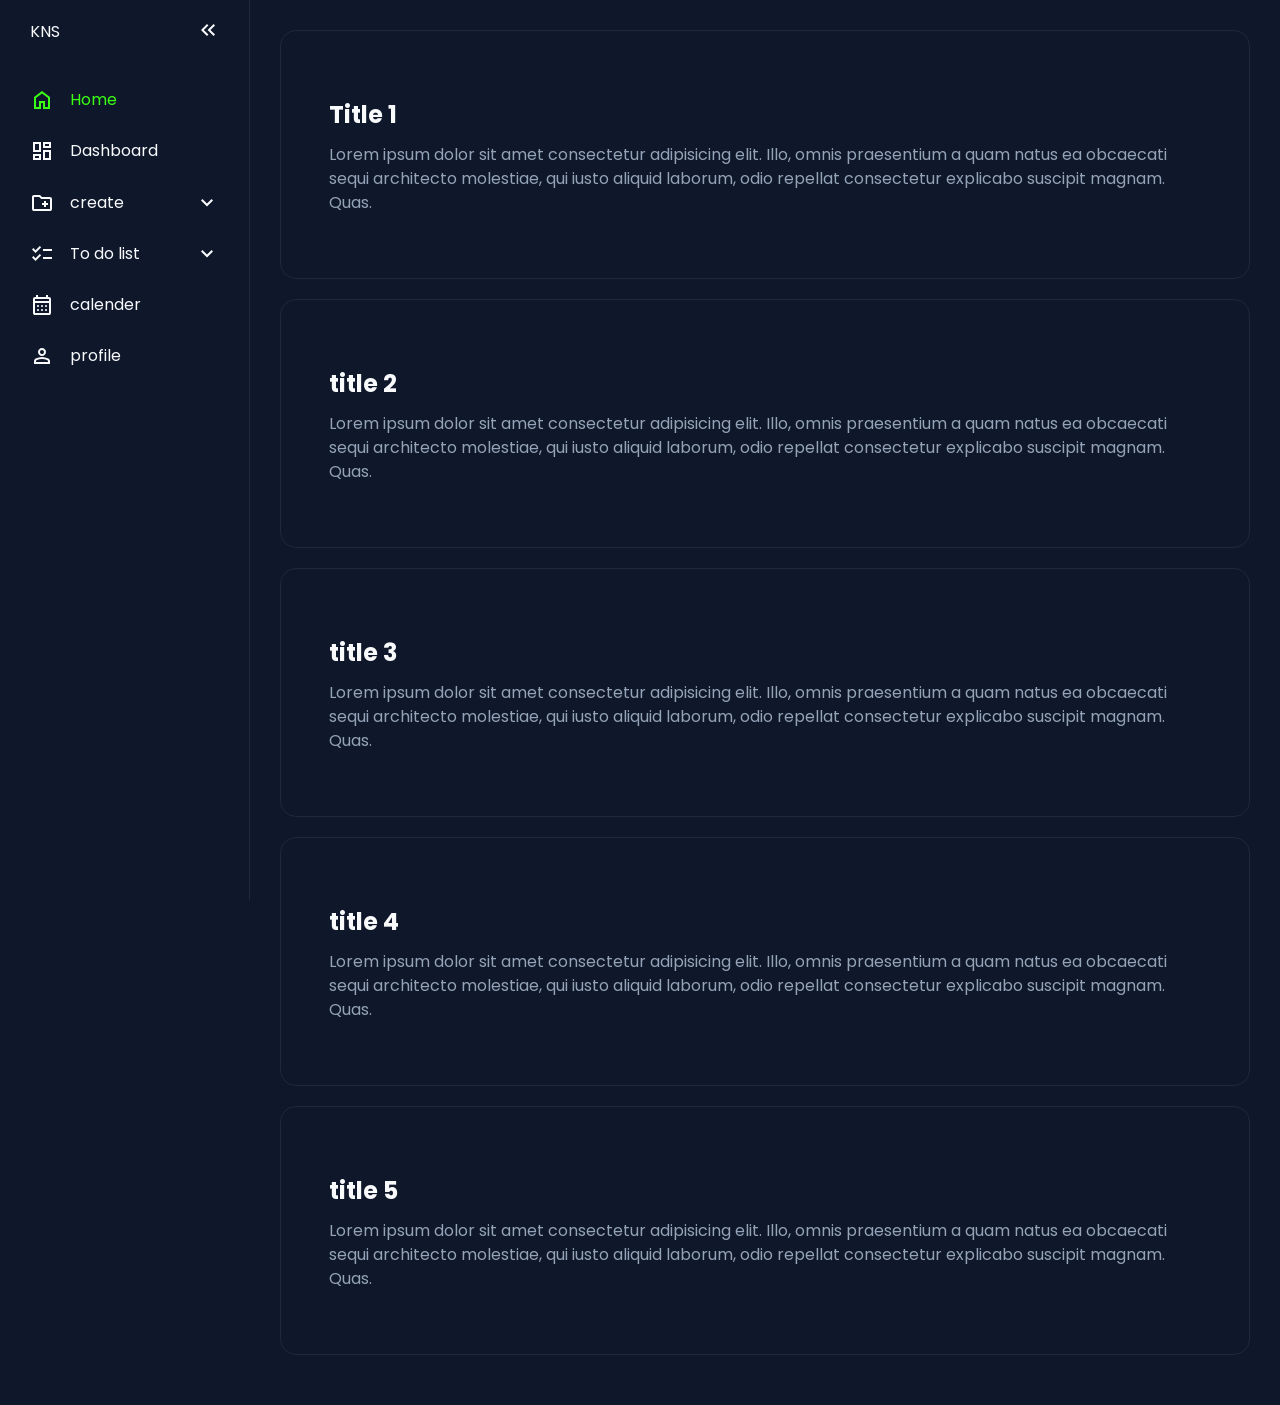
<file: index.html>
<!DOCTYPE html>
<html lang="en">
<head>
    <meta charset="UTF-8">
    <meta name="viewport" content="width=device-width, initial-scale=1.0">
    <title>Home</title>
    <link rel="stylesheet" href="style.css">
    <script type="text/javascript" src="script.js" defer></script>
</head>
<body>
    <nav id="sidebar">
        <ul>
            <li>
                <span class="logo">KNS</span>
                <button onclick="toggleSidebar()" id="toggle-btn" class="">
                    <svg xmlns="http://www.w3.org/2000/svg" height="24px" viewBox="0 -960 960 960" width="24px" fill="#e3e3e3"><path d="M440-240 200-480l240-240 56 56-183 184 183 184-56 56Zm264 0L464-480l240-240 56 56-183 184 183 184-56 56Z"/></svg>
                </button>
            </li>
            <li class="active">
                <a href="">
                    <svg xmlns="http://www.w3.org/2000/svg" height="24px" viewBox="0 -960 960 960" width="24px" fill="#e3e3e3"><path d="M240-200h120v-240h240v240h120v-360L480-740 240-560v360Zm-80 80v-480l320-240 320 240v480H520v-240h-80v240H160Zm320-350Z"/></svg>
                    <Span>Home</Span>
                </a>
            </li>
            <li >
                <a href="">
                    <svg xmlns="http://www.w3.org/2000/svg" height="24px" viewBox="0 -960 960 960" width="24px" fill="#e3e3e3"><path d="M520-600v-240h320v240H520ZM120-440v-400h320v400H120Zm400 320v-400h320v400H520Zm-400 0v-240h320v240H120Zm80-400h160v-240H200v240Zm400 320h160v-240H600v240Zm0-480h160v-80H600v80ZM200-200h160v-80H200v80Zm160-320Zm240-160Zm0 240ZM360-280Z"/></svg>
                    <span>Dashboard</span> 
                </a>
            </li>
            <li>
                <button onclick="toggleSubMenu(this)" class="dropdown-btn">
                    <svg xmlns="http://www.w3.org/2000/svg" height="24px" viewBox="0 -960 960 960" width="24px" fill="#e3e3e3"><path d="M560-320h80v-80h80v-80h-80v-80h-80v80h-80v80h80v80ZM160-160q-33 0-56.5-23.5T80-240v-480q0-33 23.5-56.5T160-800h240l80 80h320q33 0 56.5 23.5T880-640v400q0 33-23.5 56.5T800-160H160Zm0-80h640v-400H447l-80-80H160v480Zm0 0v-480 480Z"/></svg>
                    <span>create</span>
                    <svg xmlns="http://www.w3.org/2000/svg" height="24px" viewBox="0 -960 960 960" width="24px" fill="#e3e3e3"><path d="M480-344 240-584l56-56 184 184 184-184 56 56-240 240Z"/></svg>
                </button>
                <ul class="sub-menu">
                    <div>
                        <li><a href="#">folder</a></li>
                        <li><a href="#">documents</a></li>
                        <li><a href="#">Projects</a></li>
                    </div>
                </ul>
            </li>
            <li>
                <button onclick="toggleSubMenu(this)" class="dropdown-btn">
                    <svg xmlns="http://www.w3.org/2000/svg" height="24px" viewBox="0 -960 960 960" width="24px" fill="#e3e3e3"><path d="M222-200 80-342l56-56 85 85 170-170 56 57-225 226Zm0-320L80-662l56-56 85 85 170-170 56 57-225 226Zm298 240v-80h360v80H520Zm0-320v-80h360v80H520Z"/></svg>
                    <span>To do list</span>
                    <svg xmlns="http://www.w3.org/2000/svg" height="24px" viewBox="0 -960 960 960" width="24px" fill="#e3e3e3"><path d="M480-344 240-584l56-56 184 184 184-184 56 56-240 240Z"/></svg>
                </button>
                <ul class="sub-menu">
                    <div>
                        <li><a href="#">work</a></li>
                        <li><a href="#">private</a></li>
                        <li><a href="#">Coding</a></li>
                        <li><a href="#">Investments</a></li>
                        <li><a href="#">Skills</a></li>
                    </div>
                </ul>
            </li>
            <li >
                <a href="">
                    <svg xmlns="http://www.w3.org/2000/svg" height="24px" viewBox="0 -960 960 960" width="24px" fill="#e3e3e3"><path d="M200-80q-33 0-56.5-23.5T120-160v-560q0-33 23.5-56.5T200-800h40v-80h80v80h320v-80h80v80h40q33 0 56.5 23.5T840-720v560q0 33-23.5 56.5T760-80H200Zm0-80h560v-400H200v400Zm0-480h560v-80H200v80Zm0 0v-80 80Zm280 240q-17 0-28.5-11.5T440-440q0-17 11.5-28.5T480-480q17 0 28.5 11.5T520-440q0 17-11.5 28.5T480-400Zm-160 0q-17 0-28.5-11.5T280-440q0-17 11.5-28.5T320-480q17 0 28.5 11.5T360-440q0 17-11.5 28.5T320-400Zm320 0q-17 0-28.5-11.5T600-440q0-17 11.5-28.5T640-480q17 0 28.5 11.5T680-440q0 17-11.5 28.5T640-400ZM480-240q-17 0-28.5-11.5T440-280q0-17 11.5-28.5T480-320q17 0 28.5 11.5T520-280q0 17-11.5 28.5T480-240Zm-160 0q-17 0-28.5-11.5T280-280q0-17 11.5-28.5T320-320q17 0 28.5 11.5T360-280q0 17-11.5 28.5T320-240Zm320 0q-17 0-28.5-11.5T600-280q0-17 11.5-28.5T640-320q17 0 28.5 11.5T680-280q0 17-11.5 28.5T640-240Z"/></svg>
                    <span>calender</span> 
                </a>
            </li>
            <li >
                <a href="">
                    <svg xmlns="http://www.w3.org/2000/svg" height="24px" viewBox="0 -960 960 960" width="24px" fill="#e3e3e3"><path d="M480-480q-66 0-113-47t-47-113q0-66 47-113t113-47q66 0 113 47t47 113q0 66-47 113t-113 47ZM160-160v-112q0-34 17.5-62.5T224-378q62-31 126-46.5T480-440q66 0 130 15.5T736-378q29 15 46.5 43.5T800-272v112H160Zm80-80h480v-32q0-11-5.5-20T700-306q-54-27-109-40.5T480-360q-56 0-111 13.5T260-306q-9 5-14.5 14t-5.5 20v32Zm240-320q33 0 56.5-23.5T560-640q0-33-23.5-56.5T480-720q-33 0-56.5 23.5T400-640q0 33 23.5 56.5T480-560Zm0-80Zm0 400Z"/></svg>
                    <span>profile</span>
                </a>
            </li>
        </ul>
    </nav>
    <main>
        <div class="container">
            <h2>Title 1</h2>
            <p>Lorem ipsum dolor sit amet consectetur adipisicing elit. Illo, omnis praesentium a quam natus ea obcaecati sequi architecto molestiae, qui iusto aliquid laborum, odio repellat consectetur explicabo suscipit magnam. Quas.</p>
        </div>
        <div class="container">
            <h2>title 2</h2>
            <p>Lorem ipsum dolor sit amet consectetur adipisicing elit. Illo, omnis praesentium a quam natus ea obcaecati sequi architecto molestiae, qui iusto aliquid laborum, odio repellat consectetur explicabo suscipit magnam. Quas.</p>
        </div>
        <div class="container">
            <h2>title 3</h2>
            <p>Lorem ipsum dolor sit amet consectetur adipisicing elit. Illo, omnis praesentium a quam natus ea obcaecati sequi architecto molestiae, qui iusto aliquid laborum, odio repellat consectetur explicabo suscipit magnam. Quas.</p>
        </div>
        <div class="container">
            <h2>title 4</h2>
            <p>Lorem ipsum dolor sit amet consectetur adipisicing elit. Illo, omnis praesentium a quam natus ea obcaecati sequi architecto molestiae, qui iusto aliquid laborum, odio repellat consectetur explicabo suscipit magnam. Quas.</p>
        </div>
        <div class="container">
            <h2>title 5</h2>
            <p>Lorem ipsum dolor sit amet consectetur adipisicing elit. Illo, omnis praesentium a quam natus ea obcaecati sequi architecto molestiae, qui iusto aliquid laborum, odio repellat consectetur explicabo suscipit magnam. Quas.</p>
        </div>
    </main>
</body>
</html>
</file>
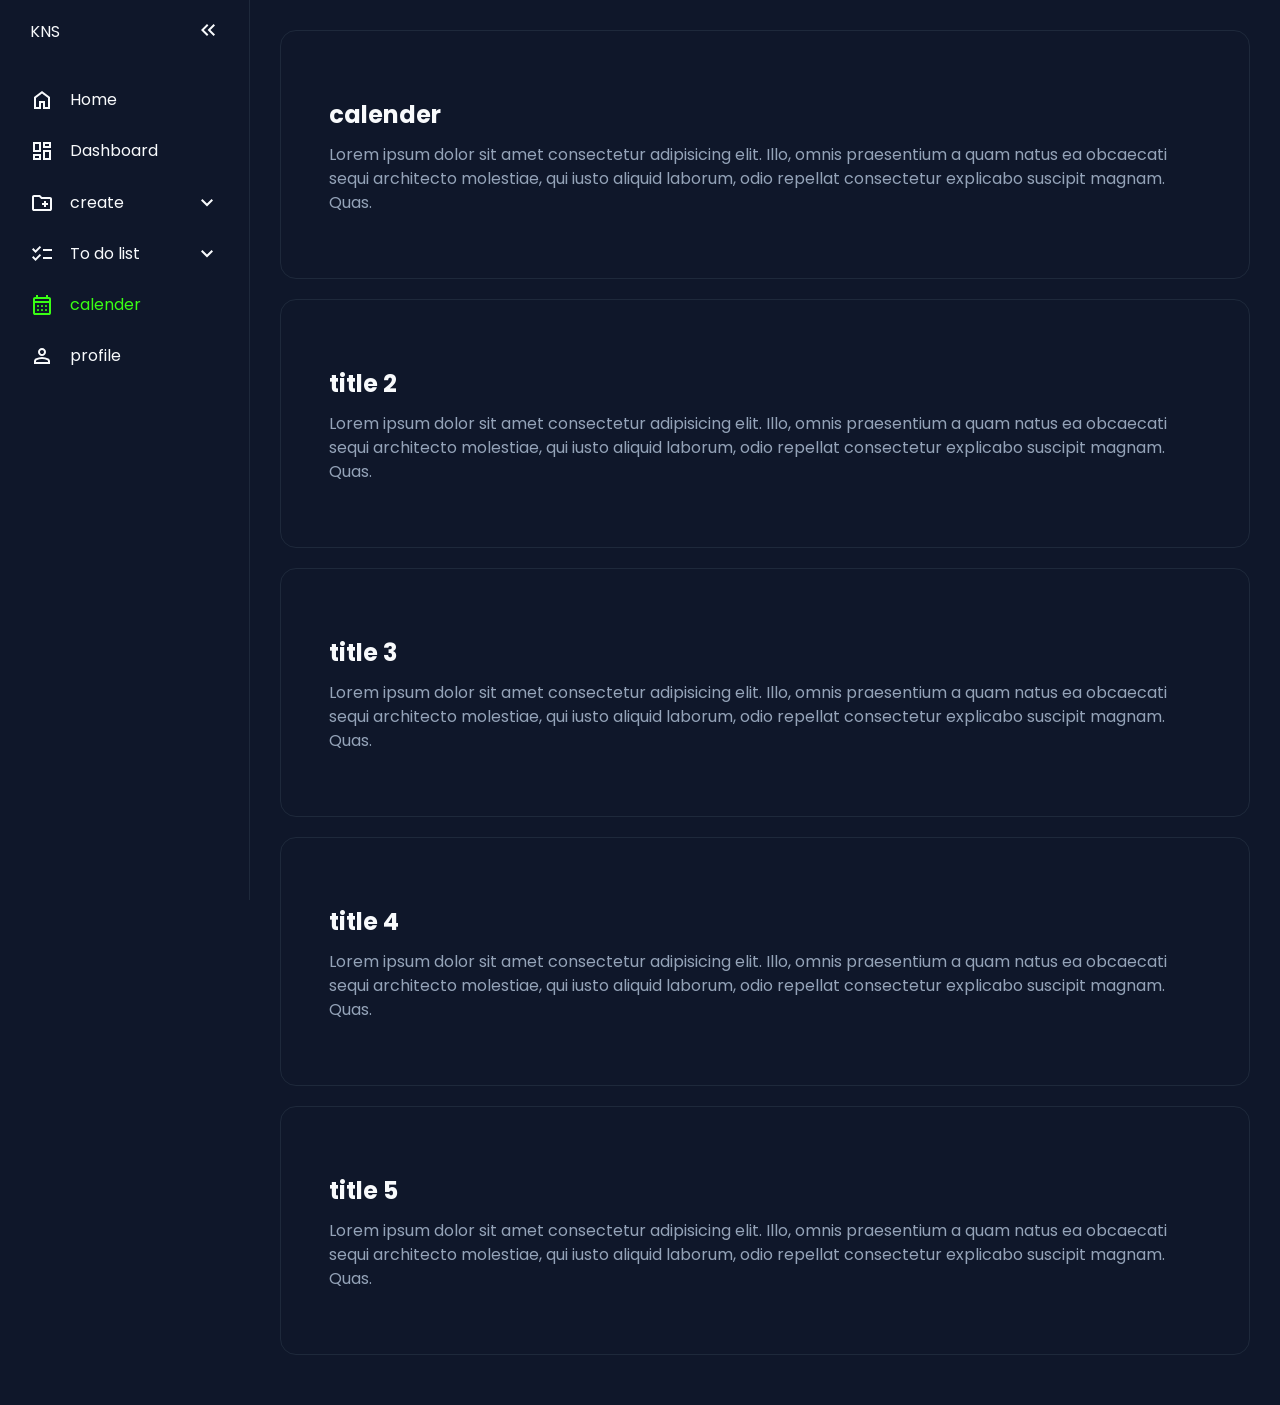
<file: calender.html>
<!DOCTYPE html>
<html lang="en">
<head>
    <meta charset="UTF-8">
    <meta name="viewport" content="width=device-width, initial-scale=1.0">
    <title>Home</title>
    <link rel="stylesheet" href="style.css">
    <script type="text/javascript" src="script.js" defer></script>
</head>
<body>
    <nav id="sidebar">
        <ul>
            <li>
                <span class="logo">KNS</span>
                <button onclick="toggleSidebar()" id="toggle-btn" class="">
                    <svg xmlns="http://www.w3.org/2000/svg" height="24px" viewBox="0 -960 960 960" width="24px" fill="#e3e3e3"><path d="M440-240 200-480l240-240 56 56-183 184 183 184-56 56Zm264 0L464-480l240-240 56 56-183 184 183 184-56 56Z"/></svg>
                </button>
            </li>
            <li >
                <a href="index.html">
                    <svg xmlns="http://www.w3.org/2000/svg" height="24px" viewBox="0 -960 960 960" width="24px" fill="#e3e3e3"><path d="M240-200h120v-240h240v240h120v-360L480-740 240-560v360Zm-80 80v-480l320-240 320 240v480H520v-240h-80v240H160Zm320-350Z"/></svg>
                    <Span>Home</Span>
                </a>
            </li>
            <li >
                <a href="Dashboard.html">
                    <svg xmlns="http://www.w3.org/2000/svg" height="24px" viewBox="0 -960 960 960" width="24px" fill="#e3e3e3"><path d="M520-600v-240h320v240H520ZM120-440v-400h320v400H120Zm400 320v-400h320v400H520Zm-400 0v-240h320v240H120Zm80-400h160v-240H200v240Zm400 320h160v-240H600v240Zm0-480h160v-80H600v80ZM200-200h160v-80H200v80Zm160-320Zm240-160Zm0 240ZM360-280Z"/></svg>
                    <span>Dashboard</span> 
                </a>
            </li>
            <li>
                <button onclick="toggleSubMenu(this)" class="dropdown-btn">
                    <svg xmlns="http://www.w3.org/2000/svg" height="24px" viewBox="0 -960 960 960" width="24px" fill="#e3e3e3"><path d="M560-320h80v-80h80v-80h-80v-80h-80v80h-80v80h80v80ZM160-160q-33 0-56.5-23.5T80-240v-480q0-33 23.5-56.5T160-800h240l80 80h320q33 0 56.5 23.5T880-640v400q0 33-23.5 56.5T800-160H160Zm0-80h640v-400H447l-80-80H160v480Zm0 0v-480 480Z"/></svg>
                    <span>create</span>
                    <svg xmlns="http://www.w3.org/2000/svg" height="24px" viewBox="0 -960 960 960" width="24px" fill="#e3e3e3"><path d="M480-344 240-584l56-56 184 184 184-184 56 56-240 240Z"/></svg>
                </button>
                <ul class="sub-menu">
                    <div>
                        <li><a href="#">folder</a></li>
                        <li><a href="#">documents</a></li>
                        <li><a href="#">Projects</a></li>
                    </div>
                </ul>
            </li>
            <li>
                <button onclick="toggleSubMenu(this)" class="dropdown-btn">
                    <svg xmlns="http://www.w3.org/2000/svg" height="24px" viewBox="0 -960 960 960" width="24px" fill="#e3e3e3"><path d="M222-200 80-342l56-56 85 85 170-170 56 57-225 226Zm0-320L80-662l56-56 85 85 170-170 56 57-225 226Zm298 240v-80h360v80H520Zm0-320v-80h360v80H520Z"/></svg>
                    <span>To do list</span>
                    <svg xmlns="http://www.w3.org/2000/svg" height="24px" viewBox="0 -960 960 960" width="24px" fill="#e3e3e3"><path d="M480-344 240-584l56-56 184 184 184-184 56 56-240 240Z"/></svg>
                </button>
                <ul class="sub-menu">
                    <div>
                        <li><a href="#">work</a></li>
                        <li><a href="#">private</a></li>
                        <li><a href="#">Coding</a></li>
                        <li><a href="#">Investments</a></li>
                        <li><a href="#">Skills</a></li>
                    </div>
                </ul>
            </li>
            <li class="active">
                <a href="calender.html">
                    <svg xmlns="http://www.w3.org/2000/svg" height="24px" viewBox="0 -960 960 960" width="24px" fill="#e3e3e3"><path d="M200-80q-33 0-56.5-23.5T120-160v-560q0-33 23.5-56.5T200-800h40v-80h80v80h320v-80h80v80h40q33 0 56.5 23.5T840-720v560q0 33-23.5 56.5T760-80H200Zm0-80h560v-400H200v400Zm0-480h560v-80H200v80Zm0 0v-80 80Zm280 240q-17 0-28.5-11.5T440-440q0-17 11.5-28.5T480-480q17 0 28.5 11.5T520-440q0 17-11.5 28.5T480-400Zm-160 0q-17 0-28.5-11.5T280-440q0-17 11.5-28.5T320-480q17 0 28.5 11.5T360-440q0 17-11.5 28.5T320-400Zm320 0q-17 0-28.5-11.5T600-440q0-17 11.5-28.5T640-480q17 0 28.5 11.5T680-440q0 17-11.5 28.5T640-400ZM480-240q-17 0-28.5-11.5T440-280q0-17 11.5-28.5T480-320q17 0 28.5 11.5T520-280q0 17-11.5 28.5T480-240Zm-160 0q-17 0-28.5-11.5T280-280q0-17 11.5-28.5T320-320q17 0 28.5 11.5T360-280q0 17-11.5 28.5T320-240Zm320 0q-17 0-28.5-11.5T600-280q0-17 11.5-28.5T640-320q17 0 28.5 11.5T680-280q0 17-11.5 28.5T640-240Z"/></svg>
                    <span>calender</span> 
                </a>
            </li>
            <li >
                <a href="profile.html">
                    <svg xmlns="http://www.w3.org/2000/svg" height="24px" viewBox="0 -960 960 960" width="24px" fill="#e3e3e3"><path d="M480-480q-66 0-113-47t-47-113q0-66 47-113t113-47q66 0 113 47t47 113q0 66-47 113t-113 47ZM160-160v-112q0-34 17.5-62.5T224-378q62-31 126-46.5T480-440q66 0 130 15.5T736-378q29 15 46.5 43.5T800-272v112H160Zm80-80h480v-32q0-11-5.5-20T700-306q-54-27-109-40.5T480-360q-56 0-111 13.5T260-306q-9 5-14.5 14t-5.5 20v32Zm240-320q33 0 56.5-23.5T560-640q0-33-23.5-56.5T480-720q-33 0-56.5 23.5T400-640q0 33 23.5 56.5T480-560Zm0-80Zm0 400Z"/></svg>
                    <span>profile</span>
                </a>
            </li>
        </ul>
    </nav>
    <main>
        <div class="container">
            <h2>calender</h2>
            <p>Lorem ipsum dolor sit amet consectetur adipisicing elit. Illo, omnis praesentium a quam natus ea obcaecati sequi architecto molestiae, qui iusto aliquid laborum, odio repellat consectetur explicabo suscipit magnam. Quas.</p>
        </div>
        <div class="container">
            <h2>title 2</h2>
            <p>Lorem ipsum dolor sit amet consectetur adipisicing elit. Illo, omnis praesentium a quam natus ea obcaecati sequi architecto molestiae, qui iusto aliquid laborum, odio repellat consectetur explicabo suscipit magnam. Quas.</p>
        </div>
        <div class="container">
            <h2>title 3</h2>
            <p>Lorem ipsum dolor sit amet consectetur adipisicing elit. Illo, omnis praesentium a quam natus ea obcaecati sequi architecto molestiae, qui iusto aliquid laborum, odio repellat consectetur explicabo suscipit magnam. Quas.</p>
        </div>
        <div class="container">
            <h2>title 4</h2>
            <p>Lorem ipsum dolor sit amet consectetur adipisicing elit. Illo, omnis praesentium a quam natus ea obcaecati sequi architecto molestiae, qui iusto aliquid laborum, odio repellat consectetur explicabo suscipit magnam. Quas.</p>
        </div>
        <div class="container">
            <h2>title 5</h2>
            <p>Lorem ipsum dolor sit amet consectetur adipisicing elit. Illo, omnis praesentium a quam natus ea obcaecati sequi architecto molestiae, qui iusto aliquid laborum, odio repellat consectetur explicabo suscipit magnam. Quas.</p>
        </div>
    </main>
</body>
</html>
</file>
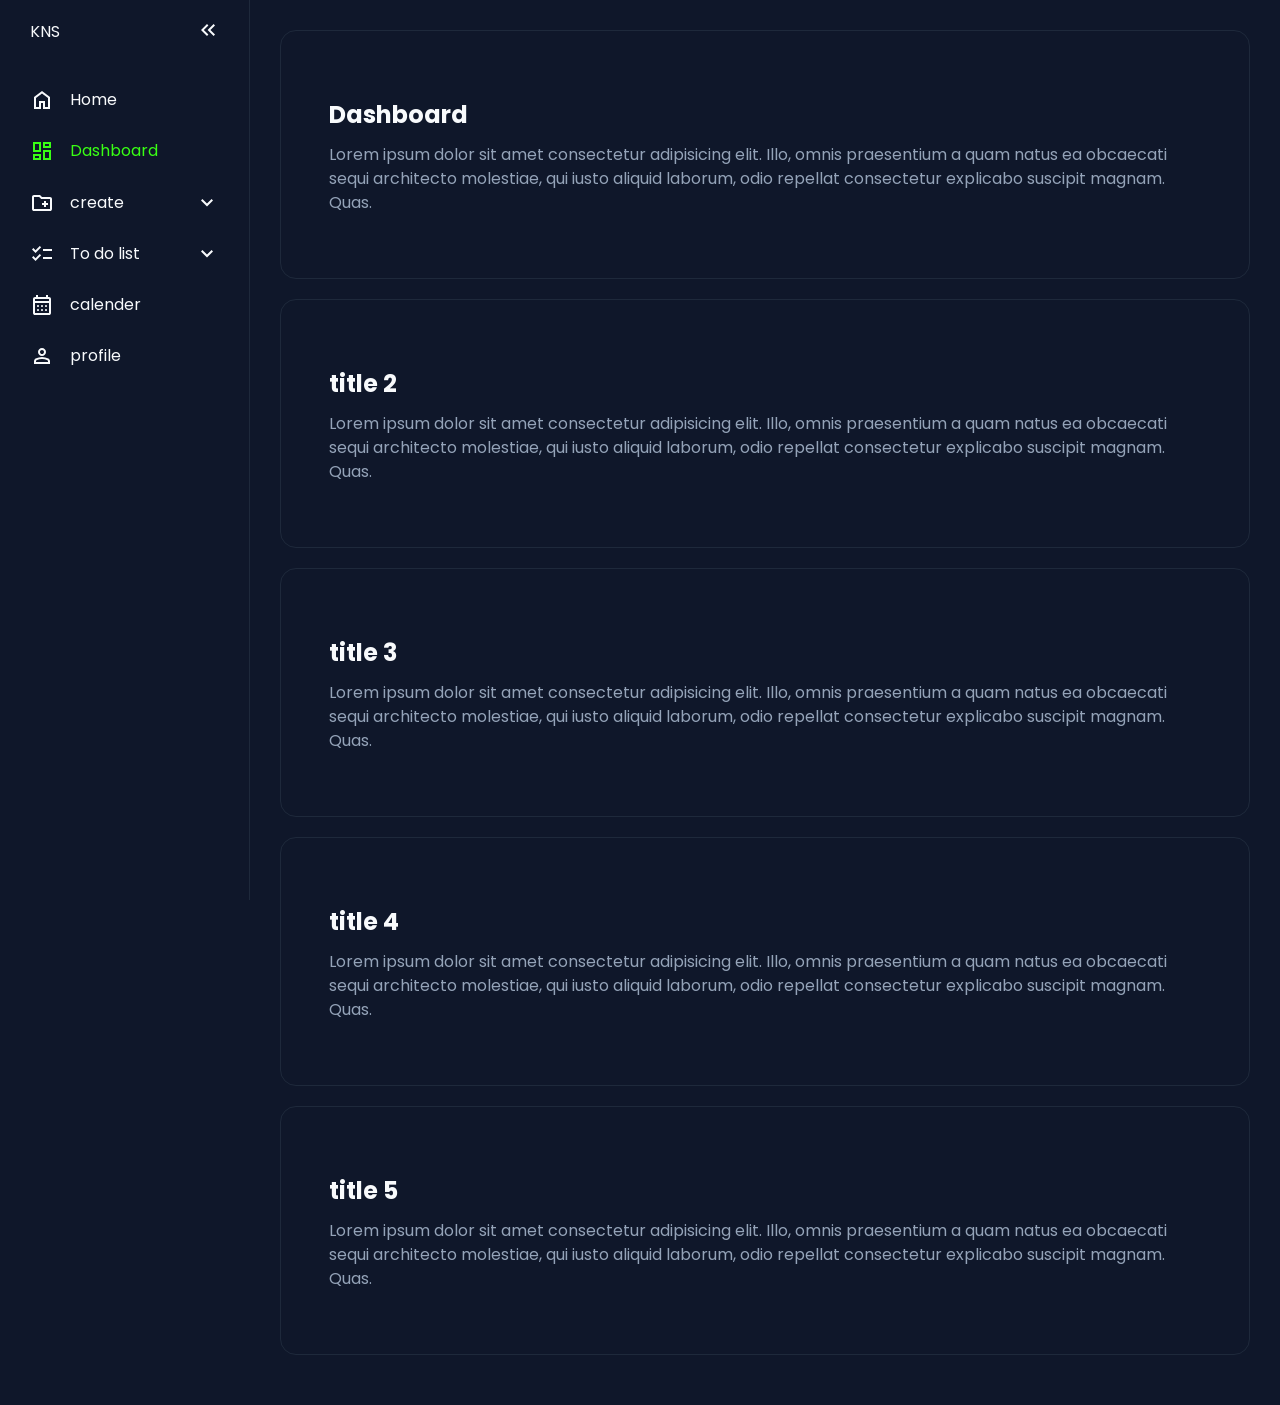
<file: Dashboard.html>
<!DOCTYPE html>
<html lang="en">
<head>
    <meta charset="UTF-8">
    <meta name="viewport" content="width=device-width, initial-scale=1.0">
    <title>Home</title>
    <link rel="stylesheet" href="style.css">
    <script type="text/javascript" src="script.js" defer></script>
</head>
<body>
    <nav id="sidebar">
        <ul>
            <li>
                <span class="logo">KNS</span>
                <button onclick="toggleSidebar()" id="toggle-btn" class="">
                    <svg xmlns="http://www.w3.org/2000/svg" height="24px" viewBox="0 -960 960 960" width="24px" fill="#e3e3e3"><path d="M440-240 200-480l240-240 56 56-183 184 183 184-56 56Zm264 0L464-480l240-240 56 56-183 184 183 184-56 56Z"/></svg>
                </button>
            </li>
            <li >
                <a href="index.html">
                    <svg xmlns="http://www.w3.org/2000/svg" height="24px" viewBox="0 -960 960 960" width="24px" fill="#e3e3e3"><path d="M240-200h120v-240h240v240h120v-360L480-740 240-560v360Zm-80 80v-480l320-240 320 240v480H520v-240h-80v240H160Zm320-350Z"/></svg>
                    <Span>Home</Span>
                </a>
            </li>
            <li class="active">
                <a href="Dashboard.html">
                    <svg xmlns="http://www.w3.org/2000/svg" height="24px" viewBox="0 -960 960 960" width="24px" fill="#e3e3e3"><path d="M520-600v-240h320v240H520ZM120-440v-400h320v400H120Zm400 320v-400h320v400H520Zm-400 0v-240h320v240H120Zm80-400h160v-240H200v240Zm400 320h160v-240H600v240Zm0-480h160v-80H600v80ZM200-200h160v-80H200v80Zm160-320Zm240-160Zm0 240ZM360-280Z"/></svg>
                    <span>Dashboard</span> 
                </a>
            </li>
            <li>
                <button onclick="toggleSubMenu(this)" class="dropdown-btn">
                    <svg xmlns="http://www.w3.org/2000/svg" height="24px" viewBox="0 -960 960 960" width="24px" fill="#e3e3e3"><path d="M560-320h80v-80h80v-80h-80v-80h-80v80h-80v80h80v80ZM160-160q-33 0-56.5-23.5T80-240v-480q0-33 23.5-56.5T160-800h240l80 80h320q33 0 56.5 23.5T880-640v400q0 33-23.5 56.5T800-160H160Zm0-80h640v-400H447l-80-80H160v480Zm0 0v-480 480Z"/></svg>
                    <span>create</span>
                    <svg xmlns="http://www.w3.org/2000/svg" height="24px" viewBox="0 -960 960 960" width="24px" fill="#e3e3e3"><path d="M480-344 240-584l56-56 184 184 184-184 56 56-240 240Z"/></svg>
                </button>
                <ul class="sub-menu">
                    <div>
                        <li><a href="#">folder</a></li>
                        <li><a href="#">documents</a></li>
                        <li><a href="#">Projects</a></li>
                    </div>
                </ul>
            </li>
            <li>
                <button onclick="toggleSubMenu(this)" class="dropdown-btn">
                    <svg xmlns="http://www.w3.org/2000/svg" height="24px" viewBox="0 -960 960 960" width="24px" fill="#e3e3e3"><path d="M222-200 80-342l56-56 85 85 170-170 56 57-225 226Zm0-320L80-662l56-56 85 85 170-170 56 57-225 226Zm298 240v-80h360v80H520Zm0-320v-80h360v80H520Z"/></svg>
                    <span>To do list</span>
                    <svg xmlns="http://www.w3.org/2000/svg" height="24px" viewBox="0 -960 960 960" width="24px" fill="#e3e3e3"><path d="M480-344 240-584l56-56 184 184 184-184 56 56-240 240Z"/></svg>
                </button>
                <ul class="sub-menu">
                    <div>
                        <li><a href="#">work</a></li>
                        <li><a href="#">private</a></li>
                        <li><a href="#">Coding</a></li>
                        <li><a href="#">Investments</a></li>
                        <li><a href="#">Skills</a></li>
                    </div>
                </ul>
            </li>
            <li >
                <a href="calender.html">
                    <svg xmlns="http://www.w3.org/2000/svg" height="24px" viewBox="0 -960 960 960" width="24px" fill="#e3e3e3"><path d="M200-80q-33 0-56.5-23.5T120-160v-560q0-33 23.5-56.5T200-800h40v-80h80v80h320v-80h80v80h40q33 0 56.5 23.5T840-720v560q0 33-23.5 56.5T760-80H200Zm0-80h560v-400H200v400Zm0-480h560v-80H200v80Zm0 0v-80 80Zm280 240q-17 0-28.5-11.5T440-440q0-17 11.5-28.5T480-480q17 0 28.5 11.5T520-440q0 17-11.5 28.5T480-400Zm-160 0q-17 0-28.5-11.5T280-440q0-17 11.5-28.5T320-480q17 0 28.5 11.5T360-440q0 17-11.5 28.5T320-400Zm320 0q-17 0-28.5-11.5T600-440q0-17 11.5-28.5T640-480q17 0 28.5 11.5T680-440q0 17-11.5 28.5T640-400ZM480-240q-17 0-28.5-11.5T440-280q0-17 11.5-28.5T480-320q17 0 28.5 11.5T520-280q0 17-11.5 28.5T480-240Zm-160 0q-17 0-28.5-11.5T280-280q0-17 11.5-28.5T320-320q17 0 28.5 11.5T360-280q0 17-11.5 28.5T320-240Zm320 0q-17 0-28.5-11.5T600-280q0-17 11.5-28.5T640-320q17 0 28.5 11.5T680-280q0 17-11.5 28.5T640-240Z"/></svg>
                    <span>calender</span> 
                </a>
            </li>
            <li >
                <a href="profile.html">
                    <svg xmlns="http://www.w3.org/2000/svg" height="24px" viewBox="0 -960 960 960" width="24px" fill="#e3e3e3"><path d="M480-480q-66 0-113-47t-47-113q0-66 47-113t113-47q66 0 113 47t47 113q0 66-47 113t-113 47ZM160-160v-112q0-34 17.5-62.5T224-378q62-31 126-46.5T480-440q66 0 130 15.5T736-378q29 15 46.5 43.5T800-272v112H160Zm80-80h480v-32q0-11-5.5-20T700-306q-54-27-109-40.5T480-360q-56 0-111 13.5T260-306q-9 5-14.5 14t-5.5 20v32Zm240-320q33 0 56.5-23.5T560-640q0-33-23.5-56.5T480-720q-33 0-56.5 23.5T400-640q0 33 23.5 56.5T480-560Zm0-80Zm0 400Z"/></svg>
                    <span>profile</span>
                </a>
            </li>
        </ul>
    </nav>
    <main>
        <div class="container">
            <h2>Dashboard</h2>
            <p>Lorem ipsum dolor sit amet consectetur adipisicing elit. Illo, omnis praesentium a quam natus ea obcaecati sequi architecto molestiae, qui iusto aliquid laborum, odio repellat consectetur explicabo suscipit magnam. Quas.</p>
        </div>
        <div class="container">
            <h2>title 2</h2>
            <p>Lorem ipsum dolor sit amet consectetur adipisicing elit. Illo, omnis praesentium a quam natus ea obcaecati sequi architecto molestiae, qui iusto aliquid laborum, odio repellat consectetur explicabo suscipit magnam. Quas.</p>
        </div>
        <div class="container">
            <h2>title 3</h2>
            <p>Lorem ipsum dolor sit amet consectetur adipisicing elit. Illo, omnis praesentium a quam natus ea obcaecati sequi architecto molestiae, qui iusto aliquid laborum, odio repellat consectetur explicabo suscipit magnam. Quas.</p>
        </div>
        <div class="container">
            <h2>title 4</h2>
            <p>Lorem ipsum dolor sit amet consectetur adipisicing elit. Illo, omnis praesentium a quam natus ea obcaecati sequi architecto molestiae, qui iusto aliquid laborum, odio repellat consectetur explicabo suscipit magnam. Quas.</p>
        </div>
        <div class="container">
            <h2>title 5</h2>
            <p>Lorem ipsum dolor sit amet consectetur adipisicing elit. Illo, omnis praesentium a quam natus ea obcaecati sequi architecto molestiae, qui iusto aliquid laborum, odio repellat consectetur explicabo suscipit magnam. Quas.</p>
        </div>
    </main>
</body>
</html>
</file>
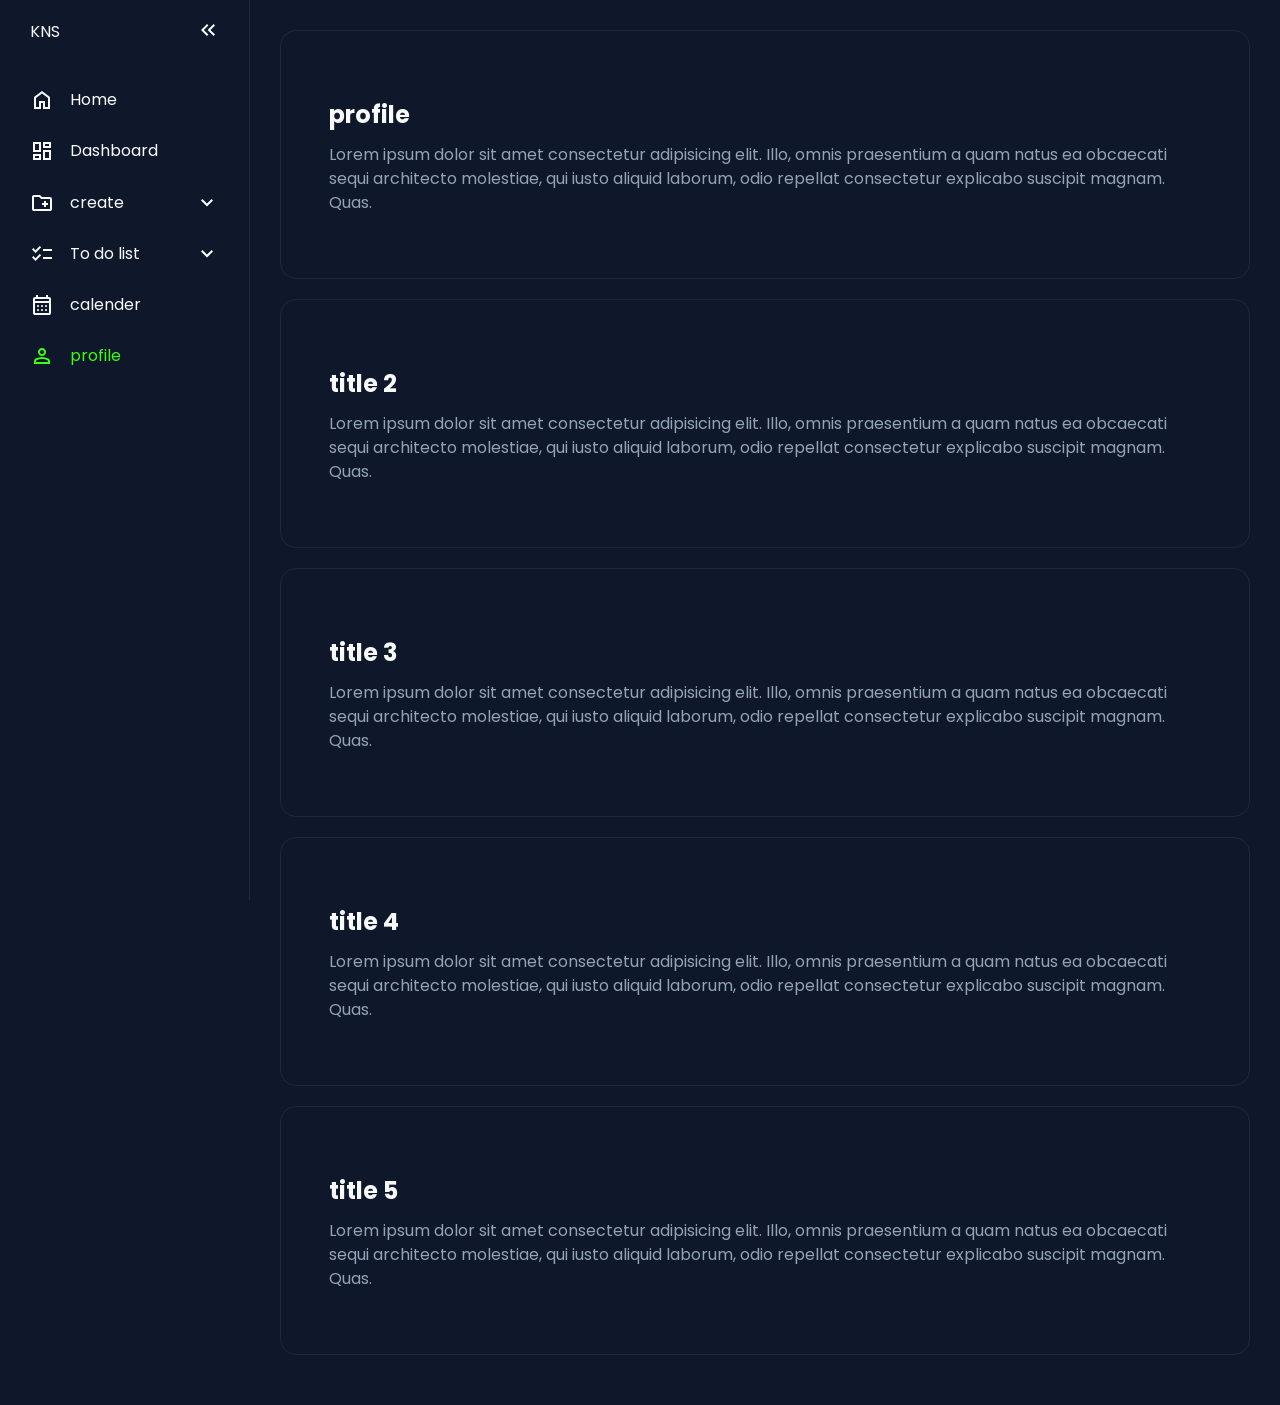
<file: profile.html>
<!DOCTYPE html>
<html lang="en">
<head>
    <meta charset="UTF-8">
    <meta name="viewport" content="width=device-width, initial-scale=1.0">
    <title>Home</title>
    <link rel="stylesheet" href="style.css">
    <script type="text/javascript" src="script.js" defer></script>
</head>
<body>
    <nav id="sidebar">
        <ul>
            <li>
                <span class="logo">KNS</span>
                <button onclick="toggleSidebar()" id="toggle-btn" class="">
                    <svg xmlns="http://www.w3.org/2000/svg" height="24px" viewBox="0 -960 960 960" width="24px" fill="#e3e3e3"><path d="M440-240 200-480l240-240 56 56-183 184 183 184-56 56Zm264 0L464-480l240-240 56 56-183 184 183 184-56 56Z"/></svg>
                </button>
            </li>
            <li >
                <a href="index.html">
                    <svg xmlns="http://www.w3.org/2000/svg" height="24px" viewBox="0 -960 960 960" width="24px" fill="#e3e3e3"><path d="M240-200h120v-240h240v240h120v-360L480-740 240-560v360Zm-80 80v-480l320-240 320 240v480H520v-240h-80v240H160Zm320-350Z"/></svg>
                    <Span>Home</Span>
                </a>
            </li>
            <li >
                <a href="Dashboard.html">
                    <svg xmlns="http://www.w3.org/2000/svg" height="24px" viewBox="0 -960 960 960" width="24px" fill="#e3e3e3"><path d="M520-600v-240h320v240H520ZM120-440v-400h320v400H120Zm400 320v-400h320v400H520Zm-400 0v-240h320v240H120Zm80-400h160v-240H200v240Zm400 320h160v-240H600v240Zm0-480h160v-80H600v80ZM200-200h160v-80H200v80Zm160-320Zm240-160Zm0 240ZM360-280Z"/></svg>
                    <span>Dashboard</span> 
                </a>
            </li>
            <li>
                <button onclick="toggleSubMenu(this)" class="dropdown-btn">
                    <svg xmlns="http://www.w3.org/2000/svg" height="24px" viewBox="0 -960 960 960" width="24px" fill="#e3e3e3"><path d="M560-320h80v-80h80v-80h-80v-80h-80v80h-80v80h80v80ZM160-160q-33 0-56.5-23.5T80-240v-480q0-33 23.5-56.5T160-800h240l80 80h320q33 0 56.5 23.5T880-640v400q0 33-23.5 56.5T800-160H160Zm0-80h640v-400H447l-80-80H160v480Zm0 0v-480 480Z"/></svg>
                    <span>create</span>
                    <svg xmlns="http://www.w3.org/2000/svg" height="24px" viewBox="0 -960 960 960" width="24px" fill="#e3e3e3"><path d="M480-344 240-584l56-56 184 184 184-184 56 56-240 240Z"/></svg>
                </button>
                <ul class="sub-menu">
                    <div>
                        <li><a href="#">folder</a></li>
                        <li><a href="#">documents</a></li>
                        <li><a href="#">Projects</a></li>
                    </div>
                </ul>
            </li>
            <li>
                <button onclick="toggleSubMenu(this)" class="dropdown-btn">
                    <svg xmlns="http://www.w3.org/2000/svg" height="24px" viewBox="0 -960 960 960" width="24px" fill="#e3e3e3"><path d="M222-200 80-342l56-56 85 85 170-170 56 57-225 226Zm0-320L80-662l56-56 85 85 170-170 56 57-225 226Zm298 240v-80h360v80H520Zm0-320v-80h360v80H520Z"/></svg>
                    <span>To do list</span>
                    <svg xmlns="http://www.w3.org/2000/svg" height="24px" viewBox="0 -960 960 960" width="24px" fill="#e3e3e3"><path d="M480-344 240-584l56-56 184 184 184-184 56 56-240 240Z"/></svg>
                </button>
                <ul class="sub-menu">
                    <div>
                        <li><a href="#">work</a></li>
                        <li><a href="#">private</a></li>
                        <li><a href="#">Coding</a></li>
                        <li><a href="#">Investments</a></li>
                        <li><a href="#">Skills</a></li>
                    </div>
                </ul>
            </li>
            <li >
                <a href="calender.html">
                    <svg xmlns="http://www.w3.org/2000/svg" height="24px" viewBox="0 -960 960 960" width="24px" fill="#e3e3e3"><path d="M200-80q-33 0-56.5-23.5T120-160v-560q0-33 23.5-56.5T200-800h40v-80h80v80h320v-80h80v80h40q33 0 56.5 23.5T840-720v560q0 33-23.5 56.5T760-80H200Zm0-80h560v-400H200v400Zm0-480h560v-80H200v80Zm0 0v-80 80Zm280 240q-17 0-28.5-11.5T440-440q0-17 11.5-28.5T480-480q17 0 28.5 11.5T520-440q0 17-11.5 28.5T480-400Zm-160 0q-17 0-28.5-11.5T280-440q0-17 11.5-28.5T320-480q17 0 28.5 11.5T360-440q0 17-11.5 28.5T320-400Zm320 0q-17 0-28.5-11.5T600-440q0-17 11.5-28.5T640-480q17 0 28.5 11.5T680-440q0 17-11.5 28.5T640-400ZM480-240q-17 0-28.5-11.5T440-280q0-17 11.5-28.5T480-320q17 0 28.5 11.5T520-280q0 17-11.5 28.5T480-240Zm-160 0q-17 0-28.5-11.5T280-280q0-17 11.5-28.5T320-320q17 0 28.5 11.5T360-280q0 17-11.5 28.5T320-240Zm320 0q-17 0-28.5-11.5T600-280q0-17 11.5-28.5T640-320q17 0 28.5 11.5T680-280q0 17-11.5 28.5T640-240Z"/></svg>
                    <span>calender</span> 
                </a>
            </li>
            <li class="active">
                <a href="profile.html">
                    <svg xmlns="http://www.w3.org/2000/svg" height="24px" viewBox="0 -960 960 960" width="24px" fill="#e3e3e3"><path d="M480-480q-66 0-113-47t-47-113q0-66 47-113t113-47q66 0 113 47t47 113q0 66-47 113t-113 47ZM160-160v-112q0-34 17.5-62.5T224-378q62-31 126-46.5T480-440q66 0 130 15.5T736-378q29 15 46.5 43.5T800-272v112H160Zm80-80h480v-32q0-11-5.5-20T700-306q-54-27-109-40.5T480-360q-56 0-111 13.5T260-306q-9 5-14.5 14t-5.5 20v32Zm240-320q33 0 56.5-23.5T560-640q0-33-23.5-56.5T480-720q-33 0-56.5 23.5T400-640q0 33 23.5 56.5T480-560Zm0-80Zm0 400Z"/></svg>
                    <span>profile</span>
                </a>
            </li>
        </ul>
    </nav>
    <main>
        <div class="container">
            <h2>profile</h2>
            <p>Lorem ipsum dolor sit amet consectetur adipisicing elit. Illo, omnis praesentium a quam natus ea obcaecati sequi architecto molestiae, qui iusto aliquid laborum, odio repellat consectetur explicabo suscipit magnam. Quas.</p>
        </div>
        <div class="container">
            <h2>title 2</h2>
            <p>Lorem ipsum dolor sit amet consectetur adipisicing elit. Illo, omnis praesentium a quam natus ea obcaecati sequi architecto molestiae, qui iusto aliquid laborum, odio repellat consectetur explicabo suscipit magnam. Quas.</p>
        </div>
        <div class="container">
            <h2>title 3</h2>
            <p>Lorem ipsum dolor sit amet consectetur adipisicing elit. Illo, omnis praesentium a quam natus ea obcaecati sequi architecto molestiae, qui iusto aliquid laborum, odio repellat consectetur explicabo suscipit magnam. Quas.</p>
        </div>
        <div class="container">
            <h2>title 4</h2>
            <p>Lorem ipsum dolor sit amet consectetur adipisicing elit. Illo, omnis praesentium a quam natus ea obcaecati sequi architecto molestiae, qui iusto aliquid laborum, odio repellat consectetur explicabo suscipit magnam. Quas.</p>
        </div>
        <div class="container">
            <h2>title 5</h2>
            <p>Lorem ipsum dolor sit amet consectetur adipisicing elit. Illo, omnis praesentium a quam natus ea obcaecati sequi architecto molestiae, qui iusto aliquid laborum, odio repellat consectetur explicabo suscipit magnam. Quas.</p>
        </div>
    </main>
</body>
</html>
</file>
<file: style.css>
@import url('https://fonts.googleapis.com/css2?family=Poppins:ital,wght@0,100;0,200;0,300;0,400;0,500;0,600;0,700;0,800;0,900;1,100;1,200;1,300;1,400;1,500;1,600;1,700;1,800;1,900&display=swap');
:root {
    --base-clr: #0F172A;    /* Deep Midnight Blue  */
    --line-clr: #1E293B;    /* Slate border */
    --hover-clr: #334155;   /* Lighter Slate */
    --text-clr: #F8FAFC;    /* Off-white text */
    --accent-clr: #39FF14;  /* Neon Cyber Lime */
    --secondary-text-clr: #94A3B8;
}
*{
    margin: 0;
    padding: 0;
    box-sizing: border-box;
}
html{
    font-family: Poppins;
    line-height: 1.5em;
}
body{
    min-height: 100vh;
    min-height: 100dvh;
    background-color: var(--base-clr);
    color: var(--text-clr);
    display: grid;
    grid-template-columns: auto 1fr;
}
#sidebar{
    box-sizing: border-box;
    height: 100vh;
    width: 250px;
    padding: 5px 1em;
    background-color: var(--base-clr);
    border-right: 1px solid var(--line-clr);

    position:sticky;
    top:0;
    align-self:start;
    transition: 300ms ease-in-out;
    overflow: hidden;
    text-wrap: nowrap;
    
}
#sidebar.close{
    padding: 5px;
    width: 60px;
}
#sidebar ul{
    list-style: none;
}
#sidebar >ul >li:first-child{
    display:flex;
    justify-content: flex-end;
    margin-bottom: 16px;
    .logo{
        font-weight: 600px;
    }
}

#sidebar ul li.active a{
    color: var(--accent-clr);

    svg{
        fill: var(--accent-clr);
    }
} 
.dropdown-btn{
  width: 100%;
  text-align: left;
  background: none;
  border: none;
  font: inherit;
  cursor: pointer;
}
#sidebar a, #sidebar .dropdown-btn, #sidebar .logo{
    border-radius: .5em;
    padding: .85em;
    text-decoration: none;
    color: var(--text-clr);
    display: flex;
    
    align-items: center;
    gap:1em
}
#sidebar svg{
    flex-shrink: 0;
    fill: var(--text-clr);
}
#sidebar a span, #sidebar .dropdown-btn span{
    flex-grow: 1;
}
#sidebar a:hover, #sidebar .dropdown-btn:hover{
    background-color: var(--hover-clr);
}
#sidebar .sub-menu{
    display: grid;
    grid-template-rows: 0fr;
    transition: 300ms ease-in-out;
    > div{
        overflow: hidden;
    }
}
#sidebar .sub-menu.show{
    grid-template-rows:1fr ;
}
.dropdown-btn svg{
  transition: 200ms ease;
}
.rotate svg:last-child{
  rotate: 180deg;
}
#sidebar .sub-menu a{
    padding-left: 2em;
}
#toggle-btn{
  margin-left: auto;
  padding: 1em;
  border: none;
  border-radius: .5em;
  background: none;
  cursor: pointer;

  svg{
    transition: rotate 150ms ease;
  }
}
#toggle-btn:hover{
    background-color: var(--hover-clr);
}
main{
    padding: min(30px,7%);
}
main p{
    color: var(--secondary-text-clr);
    margin-top: 5px;
    margin-bottom: 15px;
}
.container{
    border: 1px solid var(--line-clr);
    border-radius: 1em;
    margin-bottom: 20px;
    padding: min(3em , 15%);

    h2, p{margin-top: 1em;}
}

@media(max-width:800px){
    body{
        grid-template-columns: 1fr;
    }
    main{
        padding: 2em 1em 60px 1em;
    }
    .container{
        border: none;
        padding: 0;
    }
    #sidebar{
        height: 60px;
        width: 100%;
        border-right:none ;
        border-top:1px solid var(--line-clr);
        padding: 0;
        position: fixed;
        top:unset;
        bottom:0;

        >ul {
            padding: 0;
            display: grid;
            grid-auto-columns: 60px;
            grid-auto-flow: column;
            align-items: center;
            overflow-x: scroll;

        }
        ul li{
            height: 100%;
        }
        ul a, ul .dropdown-btn{
            width: 60px;
        }
        ul li:first-child, ul li span,ul li svg:last-child{
        display: none;
        }

        ul li .sub-menu.show{
            position: fixed;
            bottom: 60px;
            left:0;
            box-sizing: border-box;
            height: 60px;
            width: 100%;
            background-color: var(--hover-clr);
            border-top: 1px solid var(--line-clr);
            display: flex;
            justify-content: center;

            >div{
                overflow-x: auto;
            }
            li{
                display: inline-flex;
            }
            a{
                box-sizing: border-box;
                padding: 1em;
                width: auto;
                justify-content: center;
            }
        }
    }
}
</file>
